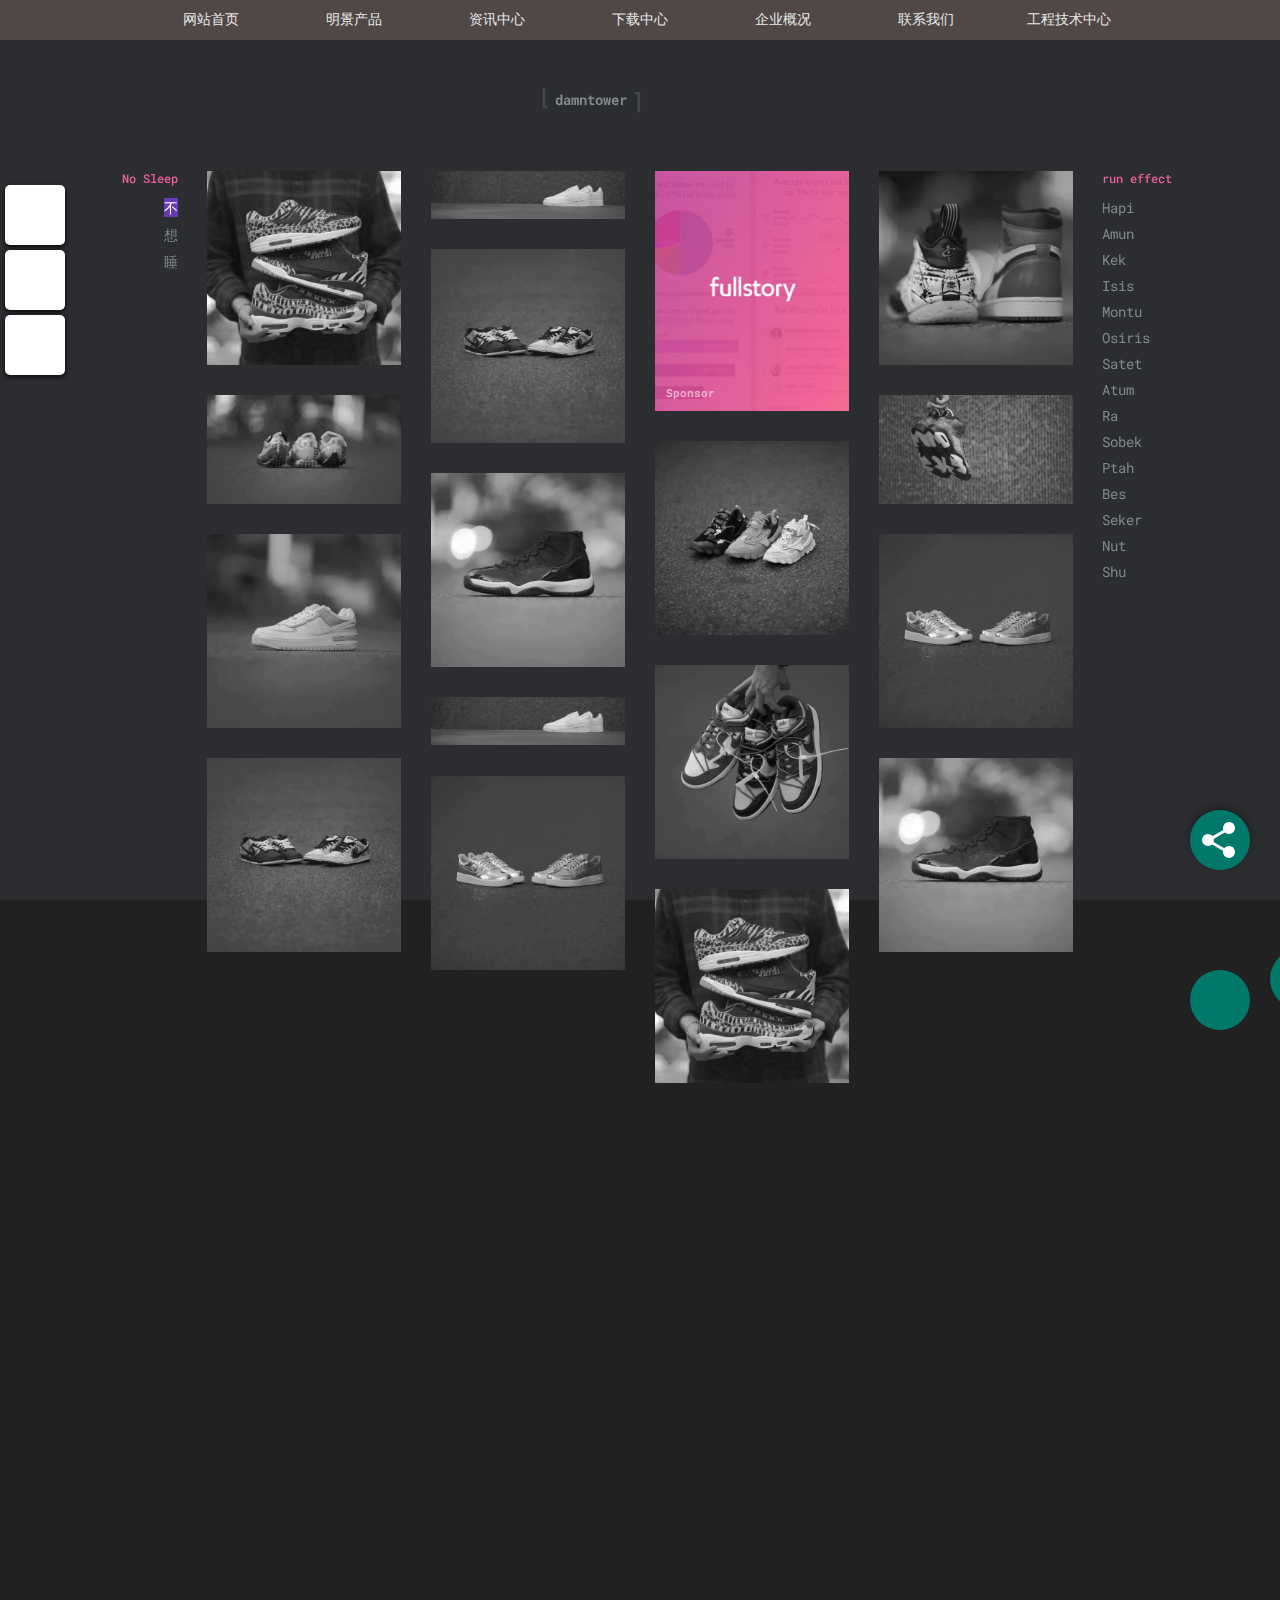
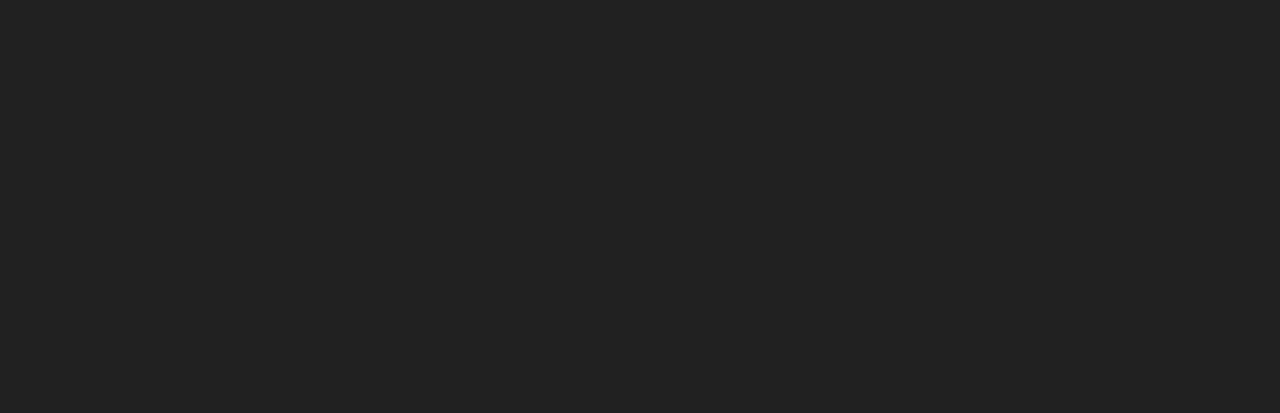
<file: 2.双导航网页/GridLoadingAnimations-master/index.html>
<!DOCTYPE html>
<html lang="en" class="no-js">
	<head>
		<meta charset="UTF-8" />
		<meta name="viewport" content="width=device-width, initial-scale=1">
		<title>Grid Loading Animations</title>
		<meta name="description" content="Some inspiration for loading animations on grid items" />
		<meta name="keywords" content="loading, animation, grid, animation, effects, inspiration, web design" />
        <link rel="stylesheet" type="text/css" href="css/nav.css">
	<link rel="stylesheet" type="text/css" href="http://www.jq22.com/jquery/font-awesome.4.6.0.css">
	<style type="text/css">
		body{
			padding:0;
			margin:0;
			background: #f2f2f2;
		}
		.wrap .line{
			height: 500px;
			width: 188px;
			margin:0 auto;
		}
	</style>
        <link rel="stylesheet" type="text/css" href="css1/normalize.css" />
	<link rel='stylesheet prefetch' href='http://www.jq22.com/jquery/font-awesome.4.6.0.css'>
	<link rel='stylesheet prefetch' href='css1/animate.min.css'>
	<link rel="stylesheet" type="text/css" href="css1/default.css">
	<link rel="stylesheet" type="text/css" href="css1/styles.css">
        
		<link href="https://fonts.googleapis.com/css?family=Roboto+Mono:300,500,700" rel="stylesheet">
		<link rel="stylesheet" type="text/css" href="css/normalize.css" />
		<link rel="stylesheet" type="text/css" href="css/demo.css" />
		<link rel="stylesheet" type="text/css" href="sponsor/pater.css" />
		<script>document.documentElement.className = 'js';</script>
        <style type="text/css">
*{ margin:0; padding:0; list-style:none;}


.navbox{height:40px;position:relative;z-index:9; margin:auto;background:#554b4a;filter:alpha(opacity=90);-moz-opacity:0.90;opacity:0.90;font-family:'微软雅黑';}
.nav{width:1002px;margin:0 auto;height:40px; list-style:none;}
.nav li{float:left;height:40px;position:relative; list-style:none;}
.nav li.last{background:none;}
.nav li a{text-decoration:none;}
.nav li a span{float:left;display:block;line-height:40px;font-size:14px;color:#ffffff;cursor:pointer;width:143px;text-align:center; }
.mj_hover_menu{text-decoration:none; width:143px; background:url(images/menu_hover.jpg); height:40px;}
.nav li.selected .submenu{display:block;}
.nav li .submenu{display:none;position:absolute;top:40px;left:-9px;}
.nav li .submenu li{float:none;padding:0;background:none;height:auto;border-bottom:dotted 0px #BEBEBE;}
.mj_menu_pro_bg{width:825px; height:235px; background:url(images/menu_pro_bg.png) no-repeat;}
.mj_menu_pro_main{width:765px; margin:auto; padding-top:12px;}
.mj_menu_pro_li{ float:left;}
.mj_menu_li_txt{line-height:22px; font-size:12px; color:#696969;}
.mj_menu_li_txt font{font-size:14px; color:#bb1721;}
.mj_menu_li_txt a{color:#696969; text-decoration:none;}
.mj_menu_li_txt a:hover{color:#696969; text-decoration:underline;}

.mj_menu_news_bg{width:480px; height:185px; background:url(images/menu_news_bg.png) no-repeat;}
.mj_menu_news_main{width:440px; margin:auto; padding-top:12px;}
.mj_menu_news_li{padding:0px 30px; margin-right:30px; height:150px; float:left; border-right:solid 1px #cccccc; }
.mj_menu_news_img{float:left; text-align:left; color:#bb1721; line-height:30px; font-size:14px;}
.mj_menu_news_li2{padding:0px 30px; height:150px; float:right; border-left:solid 1px #cccccc; }
.mj_menu_news_img2{float:left; margin-left:30px; text-align:left; color:#bb1721; line-height:30px; font-size:14px;}
.mj_menu_news_li3{padding:0px 25px; height:150px; float:right; border-left:solid 1px #cccccc; }
.mj_menu_news_img3{float:left; margin-left:10px; text-align:left; color:#bb1721; line-height:30px; font-size:14px;}
</style>
	</head>
	<body class="loading">
		<svg class="hidden">
			<symbol id="icon-arrow" viewBox="0 0 24 24">
				<title>arrow</title>
				<polygon points="6.3,12.8 20.9,12.8 20.9,11.2 6.3,11.2 10.2,7.2 9,6 3.1,12 9,18 10.2,16.8 "/>
			</symbol>
			<symbol id="icon-drop" viewBox="0 0 24 24">
				<title>drop</title>
				<path d="M12,21c-3.6,0-6.6-3-6.6-6.6C5.4,11,10.8,4,11.4,3.2C11.6,3.1,11.8,3,12,3s0.4,0.1,0.6,0.3c0.6,0.8,6.1,7.8,6.1,11.2C18.6,18.1,15.6,21,12,21zM12,4.8c-1.8,2.4-5.2,7.4-5.2,9.6c0,2.9,2.3,5.2,5.2,5.2s5.2-2.3,5.2-5.2C17.2,12.2,13.8,7.3,12,4.8z"/><path d="M12,18.2c-0.4,0-0.7-0.3-0.7-0.7s0.3-0.7,0.7-0.7c1.3,0,2.4-1.1,2.4-2.4c0-0.4,0.3-0.7,0.7-0.7c0.4,0,0.7,0.3,0.7,0.7C15.8,16.5,14.1,18.2,12,18.2z"/>
			</symbol>
		</svg>
        
        
        
        <div class="navbox">
  <div class="nav">
  
      <li class="drop-menu-effect"><a href="#"><span>网站首页</span></a></li>
      
      <li class="drop-menu-effect"> <a href="#"><span>明景产品</span></a>
        <div class="submenu">
          <div class="mj_menu_pro_bg">
            <div class="mj_menu_pro_main">
              <div class="mj_menu_pro_li">
                <div class="mj_menu_li_txt">
                  <a href="#"><font>摄像机（网络高清）</font></a><br />
                  <a href="#">网络高清摄像机系列</a><br />
                  <a href="#">网络高清球型摄像机系列</a><br />
                  <a href="#">网络高清云台摄像机系列</a>
                  <p><font>摄像机（SDI高清）</font><br />
                  <a href="#">SDI数字高清摄像机系列</a><br />
                  <a href="#">SDI数字高清球型摄像机系列</a><br />
                  <a href="#">SDI数字高清云台摄像机系列</a></p>
                </div>
              </div>
              <div class="mj_menu_pro_li" style="padding-left:48px;">
                <div class="mj_menu_li_txt">
                  <a href="#"><font>摄像机（模拟）</font></a><br />
                  <a href="#">摄像机系列</a><br />
                  <a href="#">智能分析系列</a><br />
                  <a href="#">夜视监控系列</a><br />
                  <a href="#">云台摄像机系列</a><br />
                  <a href="#">高速球型摄像机系列</a>
                  <p><a href="#"><font>存储产品</font></a></p>
                </div>
              </div>
              <div class="mj_menu_pro_li" style="padding:20px 0px 0px 48px;">
                <div class="mj_menu_li_txt">
                  <a href="#">中低速球型摄像机系列</a><br />
                  <a href="#">监视器系列</a><br />
                  <a href="#">控制键盘系列</a><br />
                  <a href="#">支架系列</a>
                  <p style="padding-top:24px;"><a href="#"><font>编解码产品</font></a></p>
                </div>
              </div>
              <div class="mj_menu_pro_li" style="padding-left:48px;">
                <div class="mj_menu_li_txt">
                  <a href="#"><font>行业解决方案</font></a><br />
                  <a href="#">车载系统解决方案</a><br />
                  <a href="#">行业产品</a>
                  <p style="padding-top:66px;"><a href="#"><font>智能交通产品</font></a></p>
                </div>
              </div>
              <div class="mj_menu_pro_li" style="padding-left:48px;">
                <div class="mj_menu_li_txt">
                  <a href="#"><font>防爆产品</font></a><br />
                  <a href="#">防爆产品（高清）</a><br />
                  <a href="#">防爆产品（模拟）</a>
                  <p style="padding-top:66px;"><a href="#"><font>平台软件</font></a></p>
                </div>
              </div>
              <div style="clear:both; height:0px; overflow:hidden;"></div>
            </div>
          </div>
        </div>
      </li>
      
      <li class="drop-menu-effect"><a href="#"><span>资讯中心</span></a>
        <div class="submenu">
          <div class="mj_menu_news_bg">
            <div class="mj_menu_news_main">
              <div class="mj_menu_news_li">
                <div class="mj_menu_li_txt">
                  <a href="#">公司新闻</a><br />
                  <a href="#">行业新闻</a><br />
                  <a href="#">展会信息</a></div>
              </div>
              <div class="mj_menu_news_img"><img src="images/p.png" /><br />
                <font>资讯中心</font></div>
              <div style="clear:both; height:0px; overflow:hidden;"></div>
            </div>
          </div>
        </div>
      </li>
      
      <li class="drop-menu-effect"> <a href="#"><span>下载中心</span></a>
        <div class="submenu">
          <div class="mj_menu_news_bg">
            <div class="mj_menu_news_main">
              <div class="mj_menu_news_li">
                <div class="mj_menu_li_txt">
                  <a href="#">总览</a><br />
                  <a href="#">认证证书下载</a><br />
                  <a href="#">说明书下载</a><br />
                  <a href="#">协议下载</a><br />
                  <a href="#">样本目录下载</a><br />
                  <a href="#">其它</a></div>
              </div>
              <div class="mj_menu_news_img"><img src="images/p.png" /><br />
                <font>下载中心</font></div>
              <div style="clear:both; height:0px; overflow:hidden;"></div>
            </div>
          </div>
        </div>
      </li>
      
      <li class="drop-menu-effect"> <a href="#"><span>企业概况</span></a>
        <div class="submenu">
          <div class="mj_menu_news_bg">
            <div class="mj_menu_news_main">
              <div class="mj_menu_news_li">
                <div class="mj_menu_li_txt"><a href="#">公司简介</a><br />
                  <a href="#">质量方针</a><br />
                  <a href="#">企业理念</a><br />
                  <a href="#">发展历程</a><br />
                  <a href="#">公司荣誉</a><br />
                  <a href="#">企业风采</a></div>
              </div>
              <div class="mj_menu_news_img"><img src="images/p.png" /><br />
                <font>公司概况</font></div>
              <div style="clear:both; height:0px; overflow:hidden;"></div>
            </div>
          </div>
        </div>
      </li>
      
      <li class="drop-menu-effect"> <a href="#"><span>联系我们</span></a>
        <div class="submenu" style="left:-347px;">
          <div class="mj_menu_news_bg">
            <div class="mj_menu_news_main">
              <div class="mj_menu_news_li2">
                <div class="mj_menu_li_txt"><a href="#">联系方式</a><br />
                  <a href="#">智能地图</a><br />
                  <a href="#">人才招聘</a><br />
                  <a href="#">在线留言</a></div>
              </div>
              <div class="mj_menu_news_img2"><img src="images/p.png" /><br />
                <font>联系我们</font></div>
              <div style="clear:both; height:0px; overflow:hidden;"></div>
            </div>
          </div>
        </div>
      </li>
      
      <li class="drop-menu-effect"> <a href="#"><span>工程技术中心</span></a>
        <div class="submenu" style="left:-347px;">
          <div class="mj_menu_news_bg">
            <div class="mj_menu_news_main">
              <div class="mj_menu_news_li3">
                <div class="mj_menu_li_txt"><a href="#">工程实例名录</a><br />
                  <a href="#">部分案例图片</a></div>
              </div>
              <div class="mj_menu_news_img3"><img src="images/p.png" /><br />
                <font>工程科技研究中心</font></div>
              <div style="clear:both; height:0px; overflow:hidden;"></div>
            </div>
          </div>
        </div>
      </li>
      
    </div>
</div>
<script src="http://www.jq22.com/jquery/jquery-1.10.2.js"></script>
<script>
$(function(){
	lanrenzhijia(".drop-menu-effect");
});
function lanrenzhijia(_this){
	$(_this).each(function(){
		var $this = $(this);
		var theMenu = $this.find(".submenu");
		var tarHeight = theMenu.height();
		theMenu.css({height:0});
		$this.hover(
			function(){
				$(this).addClass("mj_hover_menu");
				theMenu.stop().show().animate({height:tarHeight},400);
			},
			function(){
				$(this).removeClass("mj_hover_menu");
				theMenu.stop().animate({height:0},400,function(){
					$(this).css({display:"none"});
				});
			}
		);
	});
}
</script>



	<div class="leftNav-item">
		<ul>
			<li>
				<i class="fa fa-location-arrow"></i>
				<a href="javascript:void(0)" class="rota">商业互吹</a>
			</li>
			<li title="在线客服">
				<i class="fa fa-comments-o"></i>
				<a href="javascript:void(0)"class="rota">撩客服</a>
			</li> 
			<li lay-data="img" data-fooc="">
				<i class="fa fa-money"></i><a href="javascript:;" class="rota">恰饭</a>
			</li> 
			<li title="返回顶部" class="for-top">
				<i class="fa fa-arrow-up"></i>
				<a href="javascript:;" class="rota">回到顶部</a>
			</li>
		</ul>
	</div>
	<script src="http://www.jq22.com/jquery/jquery-1.10.2.js"></script>
	<script type="text/javascript" src="js/nav.js"></script>






		<main>
        
			<header class="codrops-header">
			  <h1 class="codrops-header__title"><strong>DamnTower</strong></h1>
			</header>
			<div class="content content--side">
				<div class="control control--grids">
					<span class="control__title">No Sleep</span>
					<div class="control__item">
						<input class="control__radio" type="radio" name="grid-type" value="grid--type-a" id="control-grid-a" checked>
						<label class="control__label" for="control-grid-a">不</label>
					</div>
					<div class="control__item">
						<input class="control__radio" type="radio" name="grid-type" value="grid--type-b" id="control-grid-b">
						<label class="control__label" for="control-grid-b">想</label>
					</div>
					<div class="control__item">
						<input class="control__radio" type="radio" name="grid-type" value="grid--type-c" id="control-grid-c">
						<label class="control__label" for="control-grid-c">睡</label>
					</div>
				</div>	
			</div>
			<div class="content content--side content--right">
				<div class="control control--effects">
					<span class="control__title">run effect</span>
					<button class="control__btn" data-fx="Hapi">Hapi</button>
					<button class="control__btn" data-fx="Amun">Amun</button>
					<button class="control__btn" data-fx="Kek">Kek</button>
					<button class="control__btn" data-fx="Isis">Isis</button>
					<button class="control__btn" data-fx="Montu">Montu</button>
					<button class="control__btn" data-fx="Osiris">Osiris</button>
					<button class="control__btn" data-fx="Satet">Satet</button>
					<button class="control__btn" data-fx="Atum">Atum</button>
					<button class="control__btn" data-fx="Ra">Ra</button>
					<button class="control__btn" data-fx="Sobek">Sobek</button>
					<button class="control__btn" data-fx="Ptah">Ptah</button>
					<button class="control__btn" data-fx="Bes">Bes</button>
					<button class="control__btn" data-fx="Seker">Seker</button>
					<button class="control__btn" data-fx="Nut">Nut</button>
					<button class="control__btn" data-fx="Shu">Shu</button>
				</div>
			</div>
			<div class="content content--center">
				<div class="grid grid--type-a">
					<div class="grid__sizer"></div>
					<div class="grid__item">
						<a class="grid__link" href="#"><img class="grid__img" src="img/set1/1.jpg" alt="Some image" /></a>
					</div>
					<div class="grid__item">
						<a class="grid__link" href="#"><img class="grid__img" src="img/set1/2.jpg" alt="Some image" /></a>
					</div>
					<div class="grid__item">
						<a class="grid__link pater" href="#">
							<div class="pater__img"></div>
							<div class="pater__content">
								<h5 class="pater__title" aria-label="fullstory">熬夜一直爽 <br> 一直熬夜一直爽</h2>
								<p class="pater__desc">See how users experience your designs with FullStory.</p>
								<span class="pater__call">Get it free today!</span>
							</div>
						</a>
					</div>
					<div class="grid__item">
						<a class="grid__link" href="#"><img class="grid__img" src="img/set1/3.jpg" alt="Some image" /></a>
					</div>
					<div class="grid__item">
						<a class="grid__link" href="#"><img class="grid__img" src="img/set1/4.jpg" alt="Some image" /></a>
					</div>
					<div class="grid__item">
						<a class="grid__link" href="#"><img class="grid__img" src="img/set1/5.jpg" alt="Some image" /></a>
					</div>
					<div class="grid__item">
						<a class="grid__link" href="#"><img class="grid__img" src="img/set1/6.jpg" alt="Some image" /></a>
					</div>
					<div class="grid__item">
						<a class="grid__link" href="#"><img class="grid__img" src="img/set1/7.jpg" alt="Some image" /></a>
					</div>
					<div class="grid__item">
						<a class="grid__link" href="#"><img class="grid__img" src="img/set1/8.jpg" alt="Some image" /></a>
					</div>
					<div class="grid__item">
						<a class="grid__link" href="#"><img class="grid__img" src="img/set1/9.jpg" alt="Some image" /></a>
					</div>
					<div class="grid__item">
						<a class="grid__link" href="#"><img class="grid__img" src="img/set1/10.jpg" alt="Some image" /></a>
					</div>
					<div class="grid__item">
						<a class="grid__link" href="#"><img class="grid__img" src="img/set1/11.jpg" alt="Some image" /></a>
					</div>
					<div class="grid__item">
						<a class="grid__link" href="#"><img class="grid__img" src="img/set1/2.jpg" alt="Some image" /></a>
					</div>
					<div class="grid__item">
						<a class="grid__link" href="#"><img class="grid__img" src="img/set1/4.jpg" alt="Some image" /></a>
					</div>
					<div class="grid__item">
						<a class="grid__link" href="#"><img class="grid__img" src="img/set1/8.jpg" alt="Some image" /></a>
					</div>
					<div class="grid__item">
						<a class="grid__link" href="#"><img class="grid__img" src="img/set1/10.jpg" alt="Some image" /></a>
					</div>
					<div class="grid__item">
						<a class="grid__link" href="#"><img class="grid__img" src="img/set1/1.jpg" alt="Some image" /></a>
					</div>
				</div>
				<div class="grid grid--type-b">
					<div class="grid__sizer"></div>
					<div class="grid__item">
						<a class="grid__link" href="#"><img class="grid__img" src="img/set1/11.jpg" alt="Some image" /></a>
					</div>
					<div class="grid__item">
						<a class="grid__link" href="#"><img class="grid__img" src="img/set1/5.jpg" alt="Some image" /></a>
					</div>
					<div class="grid__item">
						<a class="grid__link pater pater--small" href="#">
							<div class="pater__img"></div>
							<div class="pater__content">
								<h2 class="pater__title" aria-label="fullstory">See Every Click, Swipe, <br> and Scroll</h2>
								<p class="pater__desc">See how users experience your designs with FullStory.</p>
								<span class="pater__call">Get it free today!</span>
							</div>
						</a>
					</div>
					<div class="grid__item">
						<a class="grid__link" href="#"><img class="grid__img" src="img/set1/2.jpg" alt="Some image" /></a>
					</div>
					<div class="grid__item">
						<a class="grid__link" href="#"><img class="grid__img" src="img/set1/1.jpg" alt="Some image" /></a>
					</div>
					<div class="grid__item">
						<a class="grid__link" href="#"><img class="grid__img" src="img/set1/4.jpg" alt="Some image" /></a>
					</div>
					<div class="grid__item">
						<a class="grid__link" href="#"><img class="grid__img" src="img/set1/6.jpg" alt="Some image" /></a>
					</div>
					<div class="grid__item">
						<a class="grid__link" href="#"><img class="grid__img" src="img/set1/7.jpg" alt="Some image" /></a>
					</div>
					<div class="grid__item">
						<a class="grid__link" href="#"><img class="grid__img" src="img/set1/8.jpg" alt="Some image" /></a>
					</div>
					<div class="grid__item">
						<a class="grid__link" href="#"><img class="grid__img" src="img/set1/5.jpg" alt="Some image" /></a>
					</div>
					<div class="grid__item">
						<a class="grid__link" href="#"><img class="grid__img" src="img/set1/2.jpg" alt="Some image" /></a>
					</div>
					<div class="grid__item">
						<a class="grid__link" href="#"><img class="grid__img" src="img/set1/3.jpg" alt="Some image" /></a>
					</div>
					<div class="grid__item">
						<a class="grid__link" href="#"><img class="grid__img" src="img/set1/4.jpg" alt="Some image" /></a>
					</div>
					<div class="grid__item">
						<a class="grid__link" href="#"><img class="grid__img" src="img/set1/5.jpg" alt="Some image" /></a>
					</div>
					<div class="grid__item">
						<a class="grid__link" href="#"><img class="grid__img" src="img/set1/6.jpg" alt="Some image" /></a>
					</div>
					<div class="grid__item">
						<a class="grid__link" href="#"><img class="grid__img" src="img/set1/7.jpg" alt="Some image" /></a>
					</div>
					<div class="grid__item">
						<a class="grid__link" href="#"><img class="grid__img" src="img/set1/8.jpg" alt="Some image" /></a>
					</div>
					<div class="grid__item">
						<a class="grid__link" href="#"><img class="grid__img" src="img/set1/1.jpg" alt="Some image" /></a>
					</div>
					<div class="grid__item">
						<a class="grid__link" href="#"><img class="grid__img" src="img/set1/2.jpg" alt="Some image" /></a>
					</div>
					<div class="grid__item">
						<a class="grid__link" href="#"><img class="grid__img" src="img/set1/3.jpg" alt="Some image" /></a>
					</div>
					<div class="grid__item">
						<a class="grid__link" href="#"><img class="grid__img" src="img/set1/4.jpg" alt="Some image" /></a>
					</div>
					<div class="grid__item">
						<a class="grid__link" href="#"><img class="grid__img" src="img/set1/5.jpg" alt="Some image" /></a>
					</div>
					<div class="grid__item">
						<a class="grid__link" href="#"><img class="grid__img" src="img/set1/6.jpg" alt="Some image" /></a>
					</div>
					<div class="grid__item">
						<a class="grid__link" href="#"><img class="grid__img" src="img/set1/7.jpg" alt="Some image" /></a>
					</div>
					<div class="grid__item">
						<a class="grid__link" href="#"><img class="grid__img" src="img/set1/8.jpg" alt="Some image" /></a>
					</div>
					<div class="grid__item">
						<a class="grid__link" href="#"><img class="grid__img" src="img/set1/11.jpg" alt="Some image" /></a>
					</div>
				</div>
				<div class="grid grid--type-c">
					<div class="grid__sizer"></div>
					<div class="grid__item">
						<a class="grid__link" href="#"><img class="grid__img" src="img/set3/1.jpg" alt="Some image" /></a>
					</div>
					<div class="grid__item">
						<a class="grid__link" href="#"><img class="grid__img" src="img/set3/2.jpg" alt="Some image" /></a>
					</div>
					<div class="grid__item">
						<a class="grid__link pater" href="#">
							<div class="pater__img"></div>
							<div class="pater__content">
								<h2 class="pater__title" aria-label="fullstory">See Every Click, Swipe, <br> and Scroll</h2>
								<p class="pater__desc">See how users experience your designs with FullStory.</p>
								<span class="pater__call">Get it free today!</span>
							</div>
						</a>
					</div>
					<div class="grid__item">
						<a class="grid__link" href="#"><img class="grid__img" src="img/set3/3.jpg" alt="Some image" /></a>
					</div>
					<div class="grid__item">
						<a class="grid__link" href="#"><img class="grid__img" src="img/set3/4.jpg" alt="Some image" /></a>
					</div>
					<div class="grid__item">
						<a class="grid__link" href="#"><img class="grid__img" src="img/set3/5.jpg" alt="Some image" /></a>
					</div>
					<div class="grid__item">
						<a class="grid__link" href="#"><img class="grid__img" src="img/set3/6.jpg" alt="Some image" /></a>
					</div>
					<div class="grid__item">
						<a class="grid__link" href="#"><img class="grid__img" src="img/set3/10.jpg" alt="Some image" /></a>
					</div>
					<div class="grid__item">
						<a class="grid__link" href="#"><img class="grid__img" src="img/set3/11.jpg" alt="Some image" /></a>
					</div>
					<div class="grid__item">
						<a class="grid__link" href="#"><img class="grid__img" src="img/set3/7.jpg" alt="Some image" /></a>
					</div>
					<div class="grid__item">
						<a class="grid__link" href="#"><img class="grid__img" src="img/set3/8.jpg" alt="Some image" /></a>
					</div>
					<div class="grid__item">
						<a class="grid__link" href="#"><img class="grid__img" src="img/set3/9.jpg" alt="Some image" /></a>
					</div>
					<div class="grid__item">
						<a class="grid__link" href="#"><img class="grid__img" src="img/set3/2.jpg" alt="Some image" /></a>
					</div>
					<div class="grid__item">
						<a class="grid__link" href="#"><img class="grid__img" src="img/set3/4.jpg" alt="Some image" /></a>
					</div>
					<div class="grid__item">
						<a class="grid__link" href="#"><img class="grid__img" src="img/set3/6.jpg" alt="Some image" /></a>
					</div>
					<div class="grid__item">
						<a class="grid__link" href="#"><img class="grid__img" src="img/set3/8.jpg" alt="Some image" /></a>
					</div>
					<div class="grid__item">
						<a class="grid__link" href="#"><img class="grid__img" src="img/set3/10.jpg" alt="Some image" /></a>
					</div>
					<div class="grid__item">
						<a class="grid__link" href="#"><img class="grid__img" src="img/set3/1.jpg" alt="Some image" /></a>
					</div>
					<div class="grid__item">
						<a class="grid__link" href="#"><img class="grid__img" src="img/set3/2.jpg" alt="Some image" /></a>
					</div>
				</div>
			</div>
			
		</main>
		<script src="js/imagesloaded.pkgd.min.js"></script>
		<script src="js/masonry.pkgd.min.js"></script>
		<script src="js/anime.min.js"></script>
		<script src="js/main.js"></script>
        <div class="htmleaf-container">
		
		<div id='ss_menu'>
		  <div>
		    <i class="fa fa-qq"></i>
		  </div>
		  <div>
		    <i class="fa fa-weibo"></i>
		  </div>
		  <div>
		    <i class="fa fa-weixin"></i>
		  </div>
		  <div>
		    <i class="fa fa-renren"></i>
		  </div>
		  <div class='menu'>
		    <div class='share' id='ss_toggle' data-rot='180'>
		      <div class='circle'></div>
		      <div class='bar'></div>
		    </div>
		  </div>
		</div>
		
	</div>
	
	<script src="http://www.jq22.com/jquery/2.1.1/jquery.min.js"></script>
	<script>window.jQuery || document.write('<script src="js/jquery-2.1.1.min.js"><\/script>')</script>
	<script>
	$(document).ready(function (ev) {
	    var toggle = $('#ss_toggle');
	    var menu = $('#ss_menu');
	    var rot;
	    $('#ss_toggle').on('click', function (ev) {
	        rot = parseInt($(this).data('rot')) - 180;
	        menu.css('transform', 'rotate(' + rot + 'deg)');
	        menu.css('webkitTransform', 'rotate(' + rot + 'deg)');
	        if (rot / 180 % 2 == 0) {
	            toggle.parent().addClass('ss_active');
	            toggle.addClass('close');
	        } else {
	            toggle.parent().removeClass('ss_active');
	            toggle.removeClass('close');
	        }
	        $(this).data('rot', rot);
	    });
	    menu.on('transitionend webkitTransitionEnd oTransitionEnd', function () {
	        if (rot / 180 % 2 == 0) {
	            $('#ss_menu div i').addClass('ss_animate');
	        } else {
	            $('#ss_menu div i').removeClass('ss_animate');
	        }
	    });
	});
	</script>
	</body>
</html>
</file>
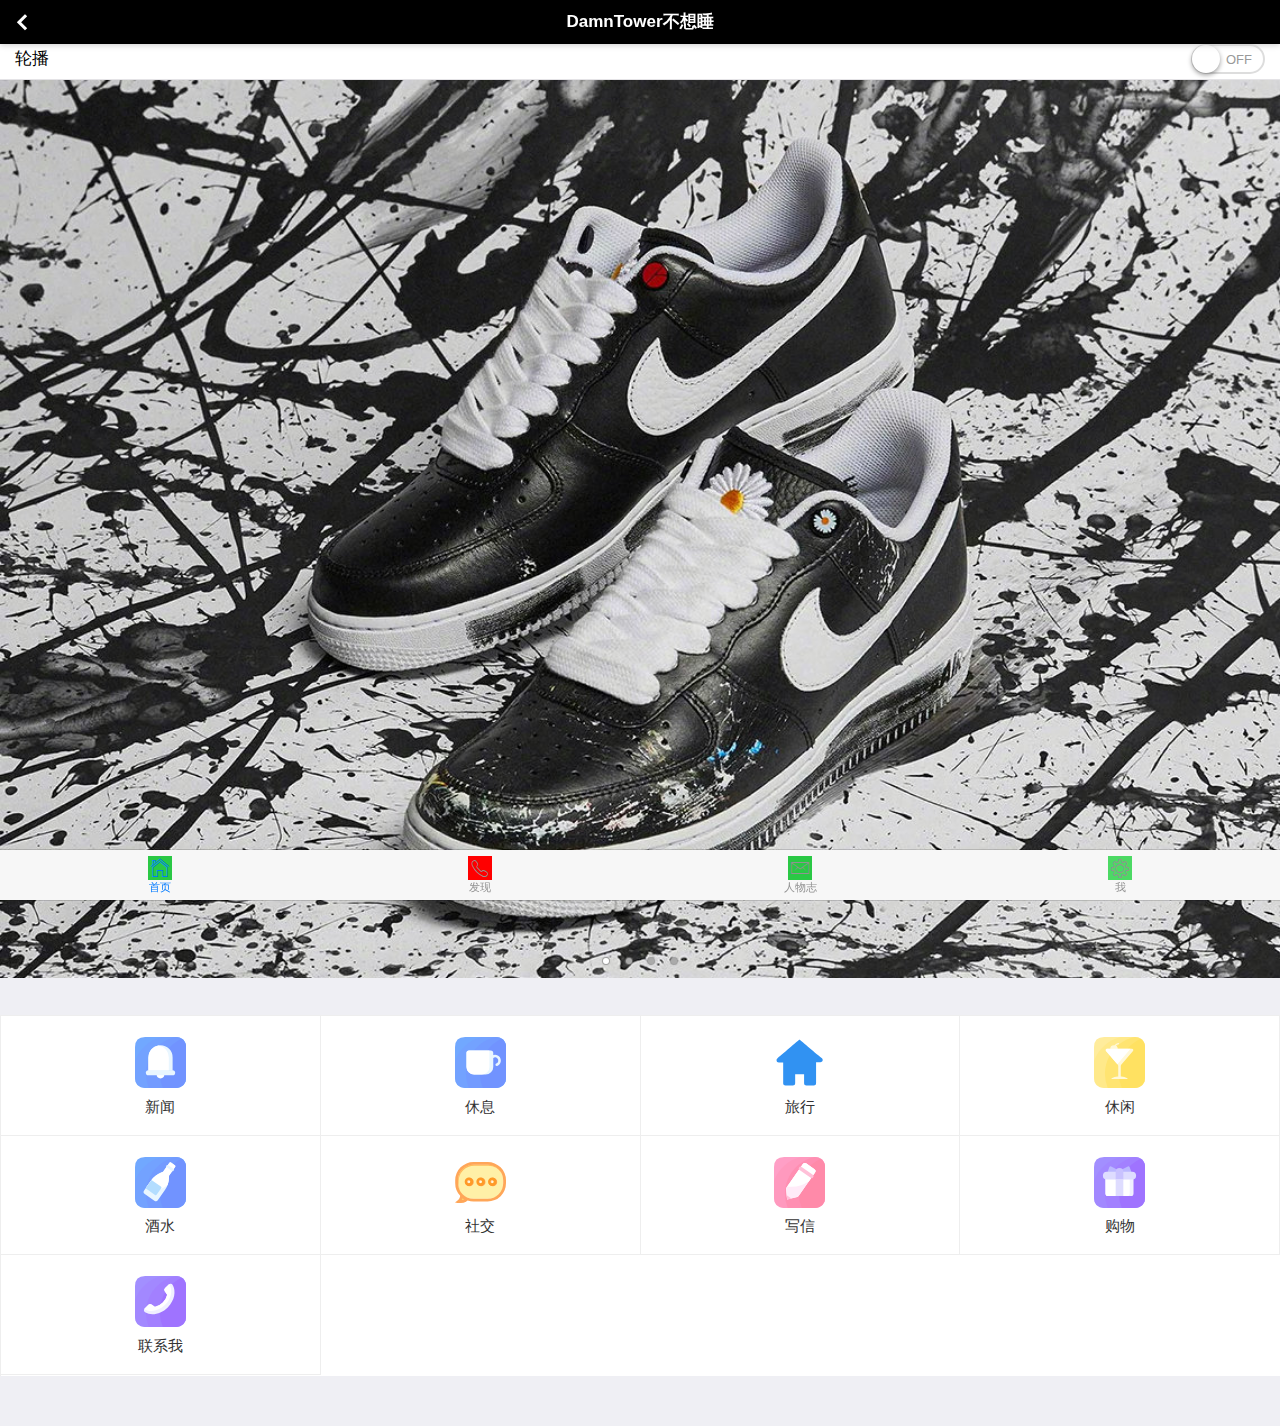
<file: 6.app制作/app/index.html>
<!DOCTYPE html>
<html>

	<head>
		<meta charset="utf-8">
		<title>DamnTower不想睡</title>
		<meta name="viewport" content="width=device-width, initial-scale=1,maximum-scale=1,user-scalable=no">
		<meta name="apple-mobile-web-app-capable" content="yes">
		<meta name="apple-mobile-web-app-status-bar-style" content="black">

		<!--标准mui.css-->
		<link rel="stylesheet" href="css/mui.min.css">
		<link rel="stylesheet" href="css/exam1.css">
		<script src="js/iconfont.js"></script>
		<link herf="css/iconfont.css" rel="stylesheet"/>
		<link herf="index.css" rel="stylesheet"/>
		<link rel="stylesheet" herf="css/iconfont.css"/>
		<!--App自定义的css-->
		<!--<link rel="stylesheet" type="text/css" href="../css/app.css"/>-->
	</head>
	<style>
.icon {
  width: 3em;
  height: 3em;
  vertical-align: -0.15em;
  fill: currentColor;
  overflow: hidden;
}
</style>
	<body>
		<header class="mui-bar mui-bar-nav">
			<a class="mui-action-back mui-icon mui-icon-left-nav mui-pull-left"></a>
			<h1 class="mui-title">DamnTower不想睡</h1>
		</header>
		<div class="mui-content">
			<ul class="mui-table-view mui-table-view-chevron">
				<li id="switch" class="mui-table-view-cell">
					轮播
					<div class="mui-switch">
						<div class="mui-switch-handle"></div>
					</div>
				</li>
			</ul>
		</div>
		<div id="slider" class="mui-slider" >
			<div class="mui-slider-group mui-slider-loop">
				<!-- 额外增加的一个节点(循环轮播：第一个节点是最后一张轮播) -->
				<div class="mui-slider-item mui-slider-item-duplicate">
					<a href="#">
						<img src="images/yuantiao.jpg">
					</a>
				</div>
				<!-- 第一张 -->
				<div class="mui-slider-item">
					<a href="#">
						<img src="images/af.jpg">
					</a>
				</div>
				<!-- 第二张 -->
				<div class="mui-slider-item">
					<a href="#">
						<img src="images/af1.jpg">
					</a>
				</div>
				<!-- 第三张 -->
				<div class="mui-slider-item">
					<a href="#">
						<img src="images/af2.jpg">
					</a>
				</div>
				<!-- 第四张 -->
				<div class="mui-slider-item">
					<a href="#">
						<img src="images/af3.jpg">
					</a>
				</div>
				<!-- 额外增加的一个节点(循环轮播：最后一个节点是第一张轮播) -->
				<div class="mui-slider-item mui-slider-item-duplicate">
					<a href="#">
						<img src="images/af4.jpg">
					</a>
				</div>
			</div>
			<div class="mui-slider-indicator">
				<div class="mui-indicator mui-active"></div>
				<div class="mui-indicator"></div>
				<div class="mui-indicator"></div>
				<div class="mui-indicator"></div>
			</div>
		</div>
		<nav class="mui-bar mui-bar-tab">
		    <a class="mui-tab-item mui-active" href="index.html">
		        <span class="mui-icon mui-icon-home"></span>
		        <span class="mui-tab-label">首页</span>
		    </a>
		    <a class="mui-tab-item" href="imageviewer.html">
		        <span class="mui-icon mui-icon-phone"></span>
		        <span class="mui-tab-label">发现</span>
		    </a>
		    <a class="mui-tab-item" href="page1.html">
		        <span class="mui-icon mui-icon-email"></span>
		        <span class="mui-tab-label">人物志</span>
		    </a>
		    <a class="mui-tab-item" href="login.html">
		        <span class="mui-icon mui-icon-gear"></span>
		        <span class="mui-tab-label">我</span>
		    </a>
		</nav>
		<div class="mui-content">
		        <ul class="mui-table-view mui-grid-view mui-grid-9">
		            <li class="mui-table-view-cell mui-media mui-col-xs-4 mui-col-sm-3"><a href="http://www.cctv.com">
		                    <svg class="icon" aria-hidden="true">
  <use xlink:href="#icon-tongzhi"></use>
</svg>
		                    
		                    <div class="mui-media-body">新闻</div></a></li>
		            <li class="mui-table-view-cell mui-media mui-col-xs-4 mui-col-sm-3"><a href="https://www.airbnb.cn/?af=43889068&c=.pi12.pkqihoo_brd_brandzone_demand_title_p1">
		                    <svg class="icon" aria-hidden="true">
  <use xlink:href="#icon-xiuxi"></use>
</svg>
		                    <div class="mui-media-body">休息</div></a></li>
		            <li class="mui-table-view-cell mui-media mui-col-xs-4 mui-col-sm-3"><a href="offcanvas-drag-left.html">
		                    <svg class="icon" aria-hidden="true">
  <use xlink:href="#icon-tab"></use>
</svg>
		                    <div class="mui-media-body">旅行</div></a></li>
		            <li class="mui-table-view-cell mui-media mui-col-xs-4 mui-col-sm-3"><a href="http://www.7k7k.com/flash_fl/485_1.htm">
		                    <svg class="icon" aria-hidden="true">
  <use xlink:href="#icon-xiuxian"></use>
</svg>
		                    <div class="mui-media-body">休闲</div></a></li>
		            <li class="mui-table-view-cell mui-media mui-col-xs-4 mui-col-sm-3"><a href="https://www.yesmywine.com/topic/castle/00241.html">
		                   <svg class="icon" aria-hidden="true">
  <use xlink:href="#icon-jiushui"></use>
</svg>
		                    <div class="mui-media-body">酒水</div></a></li>
		            <li class="mui-table-view-cell mui-media mui-col-xs-4 mui-col-sm-3"><a href="https://weibo.com">
		                    <svg class="icon" aria-hidden="true">
  <use xlink:href="#icon-kefu-mian"></use>
</svg>
		                    <div class="mui-media-body">社交</div></a></li>
		            <li class="mui-table-view-cell mui-media mui-col-xs-4 mui-col-sm-3"><a href="https://mail.qq.com">
		                    <svg class="icon" aria-hidden="true">
  <use xlink:href="#icon-bianji"></use>
</svg>
		                    <div class="mui-media-body">写信</div></a></li>
		            <li class="mui-table-view-cell mui-media mui-col-xs-4 mui-col-sm-3"><a href="https://www.taobao.com">
		                    <svg class="icon" aria-hidden="true">
  <use xlink:href="#icon-liwu"></use>
</svg>
		                    <div class="mui-media-body">购物</div></a></li>
		           <li class="mui-table-view-cell mui-media mui-col-xs-4 mui-col-sm-3"><a href="https://weixin.qq.com">
		                    <svg class="icon" aria-hidden="true">
  <use xlink:href="#icon-dianhua"></use>
</svg>
		                    <div class="mui-media-body">联系我</div></a></li>
		        </ul> 
		</div>
		
		<script src="js/mui.min.js"></script>
		<script type="text/javascript" charset="utf-8">
			mui.init({
				swipeBack:true //启用右滑关闭功能
			});
			var slider = mui("#slider");
			document.getElementById("switch").addEventListener('toggle', function(e) {
				if (e.detail.isActive) {
					slider.slider({
						interval: 5000
					});
				} else {
					slider.slider({
						interval: 0
					});
				}
			});
		</script>
	<script >
	mui.init();   	mui('body').on('tap','a',function(){document.location.href=this.href;});
	</script>

	</body>

</html>
</file>
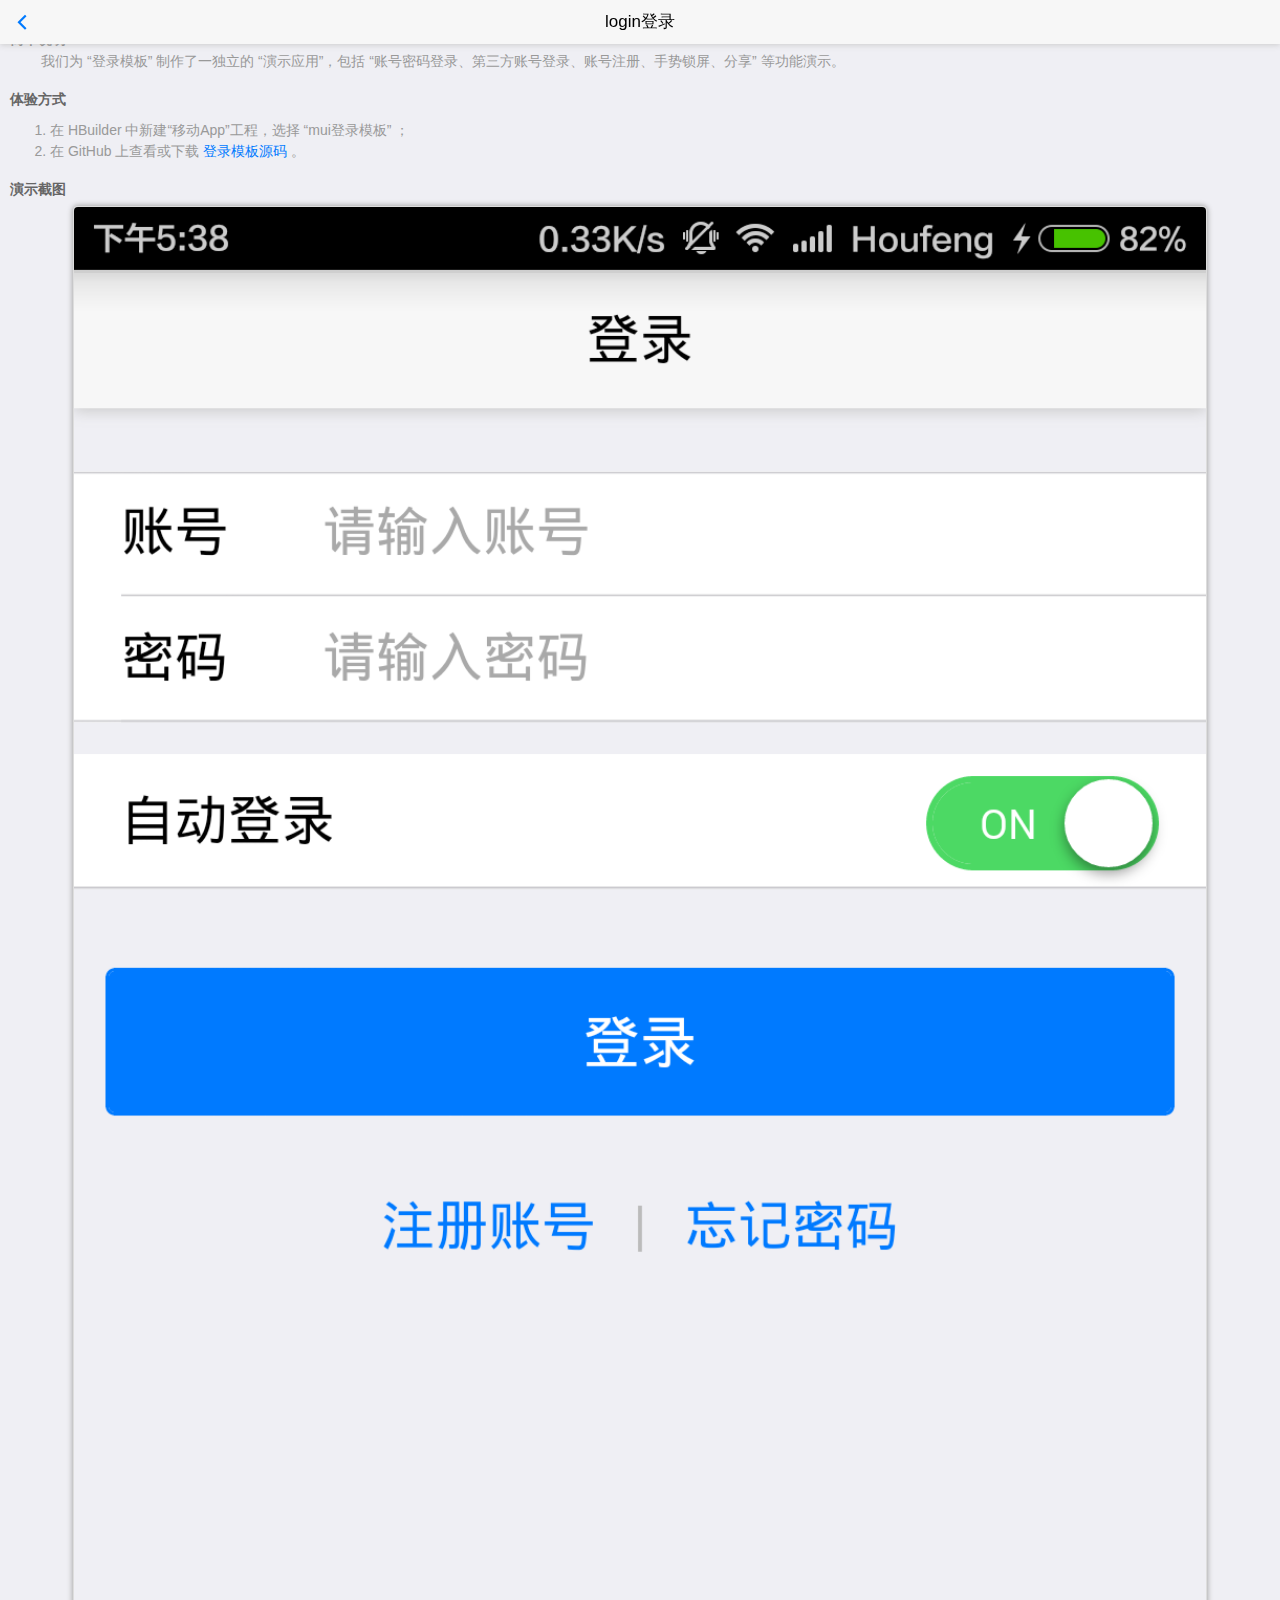
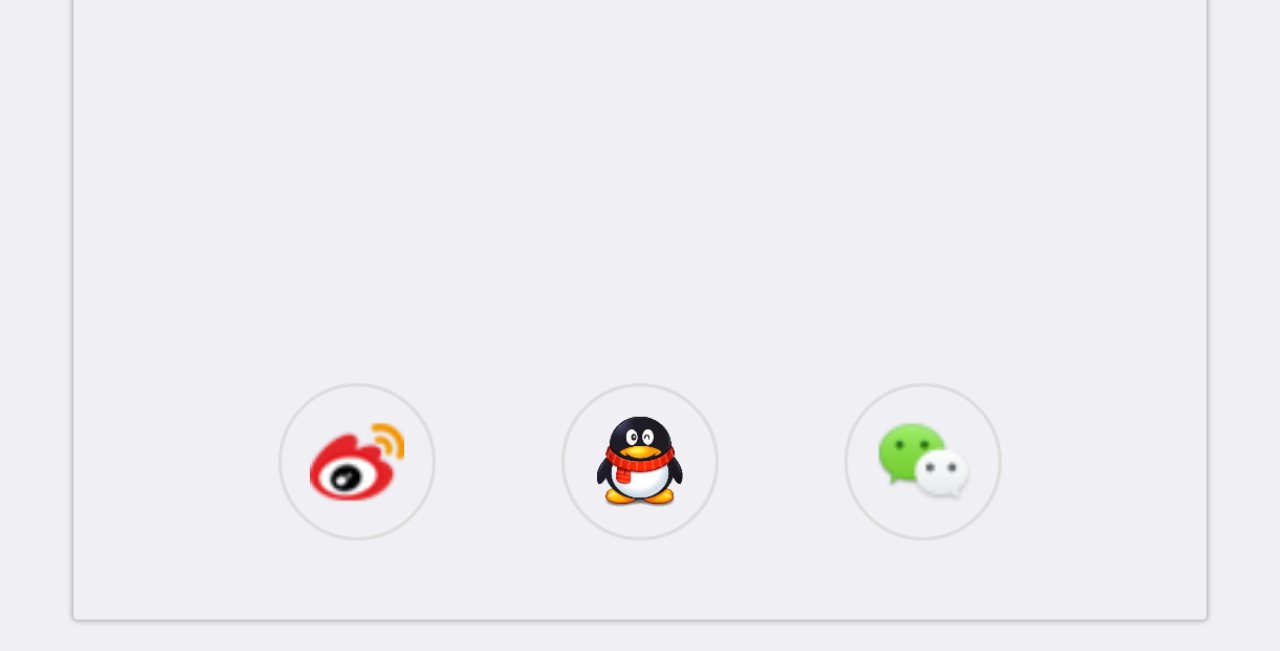
<file: 6.app制作/app/login.html>
<!DOCTYPE html>
<html>

	<head>
		<meta charset="utf-8">
		<meta name="viewport" content="width=device-width,initial-scale=1,minimum-scale=1,maximum-scale=1,user-scalable=no" />
		<title></title>
		<link href="css/mui.min.css" rel="stylesheet" />
		<!--App自定义的css-->
		<link rel="stylesheet" type="text/css" href="css/app.css" />
		<style>
			h5,
			p,
			ol,
			li {
				color: #666;
				font-size: 14px;
			}
			h5 {
				font-weight: bold;
			}
			p,
			ol {
				padding: 5px auto;
				margin-bottom: 20px;
			}
			p,
			li {
				color: #999;
			}
			img {
				width: 90%;
				border: solid 1px #ddd;
				border-radius: 5px;
				box-shadow: 0px 0px 5px 1px #aaa;
				margin: 5px auto;
			}
		</style>
	</head>

	<body>
		<header class="mui-bar mui-bar-nav">
			<a class="mui-action-back mui-icon mui-icon-left-nav mui-pull-left"></a>
			<h1 class="mui-title">login登录</h1>
		</header>
		<div class="mui-content">
			<div class="mui-content-padded">
				<h5>简单说明</h5>
				<p>
					&nbsp;&nbsp;&nbsp;&nbsp;&nbsp;&nbsp;&nbsp;&nbsp;我们为 “登录模板” 制作了一独立的 “演示应用”，包括 “账号密码登录、第三方账号登录、账号注册、手势锁屏、分享” 等功能演示。
				</p>
				<h5>体验方式</h5>
				<ol>
					<li>在 HBuilder 中新建“移动App”工程，选择 “mui登录模板” ；</li>
					<li>在 GitHub 上查看或下载 <a _src='https://github.com/dcloudio/mui/tree/master/examples/login'>登录模板源码</a> 。
					</li>
				</ol>
				<h5>演示截图</h5>
				<p style="text-align: center;">
					<img src="images/login-1.png" />
				</p>
			</div>
		</div>
		<script src="js/mui.min.js"></script>
		<script type="text/javascript" charset="utf-8">
			(function(mui, window, document, undefined) {
				mui.init();
				var qsa = function() {
					return [].slice.call(document.querySelectorAll.apply(document, arguments));
				};
				qsa("[_src]").forEach(function(item) {
					item.addEventListener('tap', function() {
						var url = this.getAttribute('_src');
						if (url) {
							plus.runtime.openURL(url);
						};
					}, false);
				});
			})(mui, window, document, undefined);
		</script>
	</body>

</html>
</file>
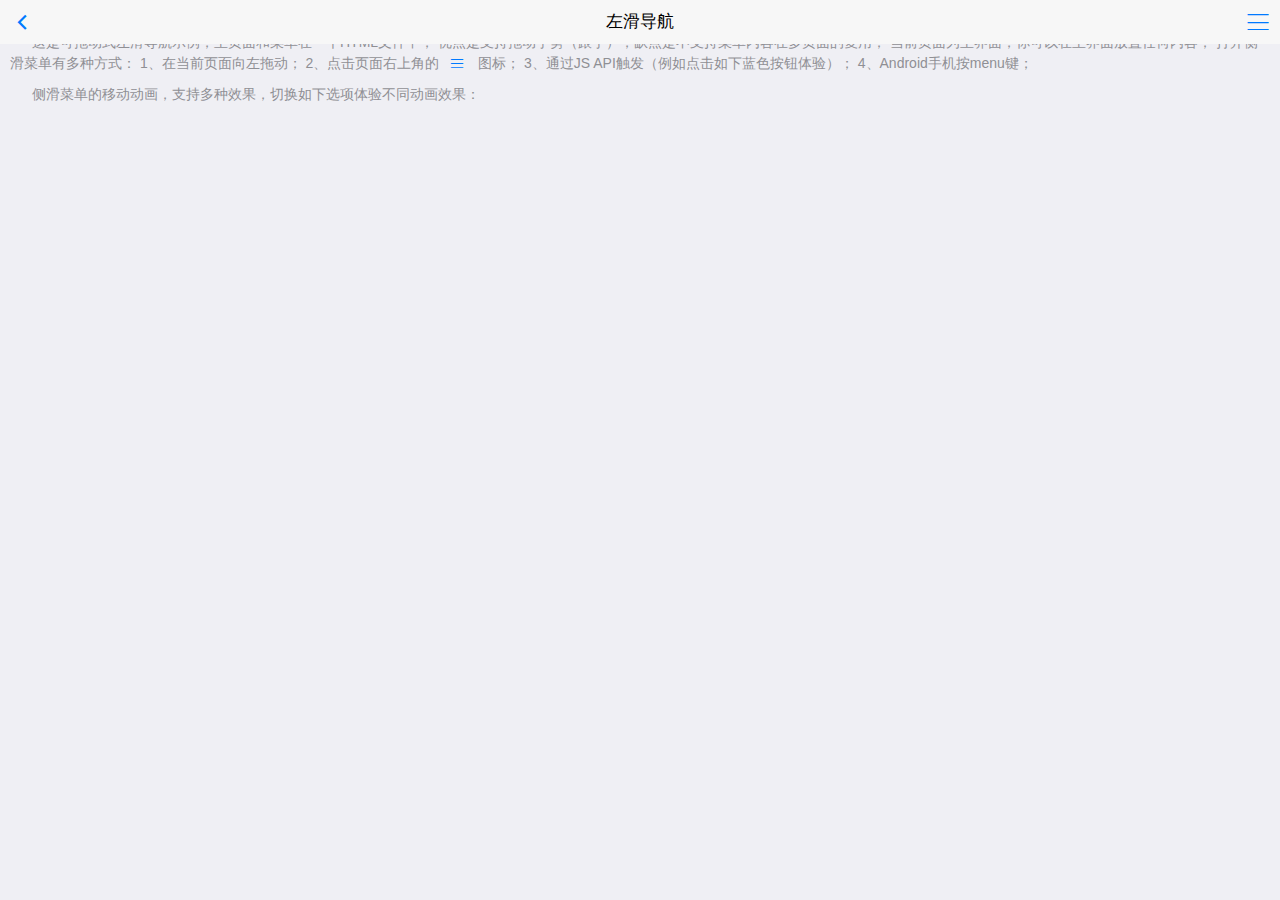
<file: 6.app制作/app/offcanvas-drag-left.html>
<!DOCTYPE html>
<html>

	<head>
		<meta charset="utf-8">
		<title>Hello MUI</title>
		<meta name="viewport" content="width=device-width, initial-scale=1,maximum-scale=1,user-scalable=no">
		<meta name="apple-mobile-web-app-capable" content="yes">
		<meta name="apple-mobile-web-app-status-bar-style" content="black">

		<link rel="stylesheet" href="css/mui.min.css">
		<style>
			html,
			body {
				background-color: #efeff4;
			}
			p {
				text-indent: 22px;
			}
			span.mui-icon {
				font-size: 14px;
				color: #007aff;
				margin-left: -15px;
				padding-right: 10px;
			}
			.mui-off-canvas-right {
				color: #fff;
			}
			.title {
				margin: 35px 15px 10px;
			}
			.title+.content {
				margin: 10px 15px 35px;
				color: #bbb;
				text-indent: 1em;
				font-size: 14px;
				line-height: 24px;
			}
			input {
				color: #000;
			}
		</style>
	</head>

	<body>
		<!--侧滑菜单容器-->
		<div id="offCanvasWrapper" class="mui-off-canvas-wrap mui-draggable">
			<!--菜单部分-->
			<aside id="offCanvasSide" class="mui-off-canvas-right">
				<div id="offCanvasSideScroll" class="mui-scroll-wrapper">
					<div class="mui-scroll">
						<div class="title">侧滑导航</div>
						<div class="content">
							这是可拖动式侧滑菜单示例，你可以在这里放置任何内容；关闭侧滑菜单有多种方式： 1.在手机屏幕任意位置向右拖动(drag)；2.点击本侧滑菜单页之外的任意位置; 3.点击如下红色按钮
							<span class="android-only">；4.Android手机按back键；5.Android手机按menu键
							</span>。
							

						</div>
						<div class="title" style="margin-bottom: 25px;">侧滑列表示例</div>
						<ul class="mui-table-view mui-table-view-chevron mui-table-view-inverted">
							<li class="mui-table-view-cell">
								<a class="mui-navigate-right">
									广州非遗
								</a>
							</li>
							<li class="mui-table-view-cell">
								<a class="mui-navigate-right">
									东莞非遗
								</a>
							</li>
							<li class="mui-table-view-cell">
								<a class="mui-navigate-right">
									Item 3
								</a>
							</li>
							<li class="mui-table-view-cell">
								<a class="mui-navigate-right">
									Item 4
								</a>
							</li>
							<li class="mui-table-view-cell">
								<a class="mui-navigate-right">
									Item 5
								</a>
							</li>
							<li class="mui-table-view-cell">
								<a class="mui-navigate-right">
								Item 6
							</a>
							</li>

						</ul>
					</div>
				</div>
			</aside>
			<div class="mui-inner-wrap">
				<header class="mui-bar mui-bar-nav">
					<a class="mui-action-back mui-icon mui-icon-back mui-pull-left"></a>
					<a id="offCanvasBtn" href="#offCanvasSide" class="mui-icon mui-action-menu mui-icon-bars mui-pull-right"></a>
					<h1 class="mui-title">左滑导航</h1>
				</header>
				<div id="offCanvasContentScroll" class="mui-content mui-scroll-wrapper">
					<div class="mui-scroll">
						<div class="mui-content-padded">
							<p>这是可拖动式左滑导航示例，主页面和菜单在一个HTML文件中， 优点是支持拖动手势（跟手），缺点是不支持菜单内容在多页面的复用； 当前页面为主界面，你可以在主界面放置任何内容； 打开侧滑菜单有多种方式： 1、在当前页面向左拖动； 2、点击页面右上角的
								<span class="mui-icon mui-icon-bars"></span> 图标； 3、通过JS API触发（例如点击如下蓝色按钮体验）；
								<span class="android-only">4、Android手机按menu键；</span>
							</p>
							
							<p>侧滑菜单的移动动画，支持多种效果，切换如下选项体验不同动画效果：</p>

						</div>

						
					</div>
				</div>
				<!-- off-canvas backdrop -->
				<div class="mui-off-canvas-backdrop"></div>
			</div>
		</div>
		<script src="js/mui.min.js"></script>
		<script>
			mui.init({
				swipeBack: false,
			});
			 //侧滑容器父节点
			var offCanvasWrapper = mui('#offCanvasWrapper');
			 //主界面容器
			var offCanvasInner = offCanvasWrapper[0].querySelector('.mui-inner-wrap');
			 //菜单容器
			var offCanvasSide = document.getElementById("offCanvasSide");
			 //Android暂不支持整体移动动画
			if (!mui.os.android) {
				document.getElementById("move-togger").classList.remove('mui-hidden');
				var spans = document.querySelectorAll('.android-only');
				for (var i = 0, len = spans.length; i < len; i++) {
					spans[i].style.display = "none";
				}
			}
			 //移动效果是否为整体移动
			var moveTogether = false;
			 //侧滑容器的class列表，增加.mui-slide-in即可实现菜单移动、主界面不动的效果；
			var classList = offCanvasWrapper[0].classList;
			 //变换侧滑动画移动效果；
			mui('.mui-input-group').on('change', 'input', function() {
				if (this.checked) {
					offCanvasSide.classList.remove('mui-transitioning');
					offCanvasSide.setAttribute('style', '');
					classList.remove('mui-slide-in');
					classList.remove('mui-scalable');
					switch (this.value) {
						case 'main-move':
							if (moveTogether) {
								//仅主内容滑动时，侧滑菜单在off-canvas-wrap内，和主界面并列
								offCanvasWrapper[0].insertBefore(offCanvasSide, offCanvasWrapper[0].firstElementChild);
								moveTogether = false;
							}
							break;
						case 'main-move-scalable':
							if (moveTogether) {
								//仅主内容滑动时，侧滑菜单在off-canvas-wrap内，和主界面并列
								offCanvasWrapper[0].insertBefore(offCanvasSide, offCanvasWrapper[0].firstElementChild);
							}
							classList.add('mui-scalable');
							break;
						case 'menu-move':
							classList.add('mui-slide-in');
							break;
						case 'all-move':
							moveTogether = true;
							//整体滑动时，侧滑菜单在inner-wrap内
							offCanvasInner.insertBefore(offCanvasSide, offCanvasInner.firstElementChild);
							break;
					}
					offCanvasWrapper.offCanvas().refresh();
				}
			});
			document.getElementById('offCanvasShow').addEventListener('tap', function() {
				offCanvasWrapper.offCanvas('show');
			});
			document.getElementById('offCanvasHide').addEventListener('tap', function() {
				offCanvasWrapper.offCanvas('close');
			});
			 //主界面和侧滑菜单界面均支持区域滚动；
			mui('#offCanvasSideScroll').scroll();
			mui('#offCanvasContentScroll').scroll();
			 //实现ios平台的侧滑关闭页面；
			if (mui.os.plus && mui.os.ios) {
				offCanvasWrapper[0].addEventListener('shown', function(e) { //菜单显示完成事件
					plus.webview.currentWebview().setStyle({
						'popGesture': 'none'
					});
				});
				offCanvasWrapper[0].addEventListener('hidden', function(e) { //菜单关闭完成事件
					plus.webview.currentWebview().setStyle({
						'popGesture': 'close'
					});
				});
			}
		</script>
	</body>

</html>
</file>
<file: 2.双导航网页/GridLoadingAnimations-master/css/nav.css>
.leftNav-item {
	position: fixed;
	left: 5px;
	top: 20%;
	z-index: 999999;
}
.leftNav-item ul{
	margin: 0;
	padding: 0;
}
.leftNav-item ul li {
	width: 60px;
	height: 60px;
	font-size: 20px;
	border-radius: 5px;
	background: #fff;
	color: #fff;
	text-align: center;
	margin: 5px 0;
	cursor: pointer;
	position: relative;
	transition: .5s;
	box-shadow: 0 2px 5px rgba(0,0,0,0.8);
}
.leftNav-item ul li i {
	color: #666;
	line-height: 60px;
	font-size:20px;
}

.leftNav-item ul li .rota {
	display: block;
	position: absolute;
	border-radius: 5px;
	left: 0;
	top: 0;
	width: 100%;
	height: 100%;
	margin: auto;
	-webkit-transform-origin: -50% 50%;
	transform-origin: -50% 50%;
	-webkit-transform: rotate3d(0,0,1,90deg);
	transform: rotate3d(0,0,1,90deg);
	-webkit-transition: -webkit-transform .3s ease-in;
	transition: transform .3s ease-in;
	opacity: 0;
	filter: alpha(opacity=0);
	background: #1B8BF5;
	color: #fff;
	text-align: center;
	line-height: 60px;
	font-size: 12px;
	text-decoration: none;
	padding: 2px 3px;
	box-sizing: border-box;
}

.leftNav-item ul li:hover .rota {
	-webkit-transform: rotate3d(0,0,1,0deg);
	transform: rotate3d(0,0,1,0deg);
	-webkit-transition-timing-function: ease-out;
	transition-timing-function: ease-out;
	opacity: .9;
	filter: alpha(opacity=90);
}

.leftNav-item ul li .title {
	position: absolute;
	right: -72px;
	top: 16px;
	height: 18px;
	line-height: 18px;
	font-size: 14px;
	text-align: left;
	padding: 3px 10px;
	background: rgba(0,0,0,0.5);
	color: #fff;
	border-radius: 8px;
}

.leftNav-item ul li .img-item {
	position: absolute;
	left: 65px;
	top: -30px;
	border: 1px solid #ccc;
	border-radius: 3px;
}

.leftNav-item ul li div img {
	max-width: 120px;
	display: block;
}

.leftNav-item ul li .text-item {
	position: absolute;
	left: 65px;
	top: 18px;
	border: 1px solid #ccc;
	border-radius: 3px;
	background: #fff;
	text-decoration: none;
	padding: 3px 8px;
	color: #444;
	font-size: 14px;
}

.leftNav-item ul li .text-item span {
	position: relative;
	padding-left: 15px;
	word-break:keep-all;
	white-space:nowrap;
}

.leftNav-item ul li .text-item span i {
	font-size: 14px;
	line-height: 24px;
	position: absolute;
	left: 0;
	top: -2px;
	color: #444;
}

.leftNav-item ul li div {
	display: none;
}

.for-top {
	display: none;
}
</file>
<file: 2.双导航网页/GridLoadingAnimations-master/css1/default.css>
@import url(https://fonts.googleapis.com/css?family=Raleway:200,500,700,800);
@font-face {
	font-family: 'icomoon';
	src:url('../fonts/icomoon.eot?rretjt');
	src:url('../fonts/icomoon.eot?#iefixrretjt') format('embedded-opentype'),
		url('../fonts/icomoon.woff?rretjt') format('woff'),
		url('../fonts/icomoon.ttf?rretjt') format('truetype'),
		url('../fonts/icomoon.svg?rretjt#icomoon') format('svg');
	font-weight: normal;
	font-style: normal;
}

[class^="icon-"], [class*=" icon-"] {
	font-family: 'icomoon';
	speak: none;
	font-style: normal;
	font-weight: normal;
	font-variant: normal;
	text-transform: none;
	line-height: 1;

	/* Better Font Rendering =========== */
	-webkit-font-smoothing: antialiased;
	-moz-osx-font-smoothing: grayscale;
}

body, html { font-size: 100%; 	padding: 0; margin: 0;}

/* Reset */
*,
*:after,
*:before {
	-webkit-box-sizing: border-box;
	-moz-box-sizing: border-box;
	box-sizing: border-box;
}

/* Clearfix hack by Nicolas Gallagher: http://nicolasgallagher.com/micro-clearfix-hack/ */
.clearfix:before,
.clearfix:after {
	content: " ";
	display: table;
}

.clearfix:after {
	clear: both;
}

body{
	background: #f9f7f6;
	color: #404d5b;
	font-weight: 500;
	font-size: 1.05em;
	font-family: "Segoe UI", "Lucida Grande", Helvetica, Arial, "Microsoft YaHei", FreeSans, Arimo, "Droid Sans", "wenquanyi micro hei", "Hiragino Sans GB", "Hiragino Sans GB W3", "FontAwesome", sans-serif;
}
a{color: #2fa0ec;text-decoration: none;outline: none;}
a:hover,a:focus{color:#74777b;}

.htmleaf-container{
	width: 100%;
	height: 100%;
	margin: 0 auto;
	text-align: center;
	overflow: hidden;
}

.bgcolor-1 { background: #f0efee; }
.bgcolor-2 { background: #f9f9f9; }
.bgcolor-3 { background: #e8e8e8; }/*light grey*/
.bgcolor-4 { background: #2f3238; color: #fff; }/*Dark grey*/
.bgcolor-5 { background: #df6659; color: #521e18; }/*pink1*/
.bgcolor-6 { background: #2fa8ec; }/*sky blue*/
.bgcolor-7 { background: #d0d6d6; }/*White tea*/
.bgcolor-8 { background: #3d4444; color: #fff; }/*Dark grey2*/
.bgcolor-9 { background: #ef3f52; color: #fff;}/*pink2*/
.bgcolor-10{ background: #64448f; color: #fff;}/*Violet*/
.bgcolor-11{ background: #3755ad; color: #fff;}/*dark blue*/
.bgcolor-12{ background: #3498DB; color: #fff;}/*light blue*/
/* Header */
.htmleaf-header{
	padding: 1em 190px 1em;
	letter-spacing: -1px;
	text-align: center;
}
.htmleaf-header h1 {
	font-weight: 600;
	font-size: 2em;
	line-height: 1;
	margin-bottom: 0;
	font-family: "Segoe UI", "Lucida Grande", Helvetica, Arial, "Microsoft YaHei", FreeSans, Arimo, "Droid Sans", "wenquanyi micro hei", "Hiragino Sans GB", "Hiragino Sans GB W3", "FontAwesome", sans-serif;
}
.htmleaf-header h1 span {
	font-family: "Segoe UI", "Lucida Grande", Helvetica, Arial, "Microsoft YaHei", FreeSans, Arimo, "Droid Sans", "wenquanyi micro hei", "Hiragino Sans GB", "Hiragino Sans GB W3", "FontAwesome", sans-serif;
	display: block;
	font-size: 60%;
	font-weight: 400;
	padding: 0.8em 0 0.5em 0;
	color: #c3c8cd;
}
/*nav*/
.htmleaf-demo a{color: #1d7db1;text-decoration: none;}
.htmleaf-demo{width: 100%;padding-bottom: 1.2em;}
.htmleaf-demo a{display: inline-block;margin: 0.5em;padding: 0.6em 1em;border: 3px solid #1d7db1;font-weight: 700;}
.htmleaf-demo a:hover{opacity: 0.6;}
.htmleaf-demo a.current{background:#1d7db1;color: #fff; }
/* Top Navigation Style */
.htmleaf-links {
	position: relative;
	display: inline-block;
	white-space: nowrap;
	font-size: 1.5em;
	text-align: center;
}

.htmleaf-links::after {
	position: absolute;
	top: 0;
	left: 50%;
	margin-left: -1px;
	width: 2px;
	height: 100%;
	background: #dbdbdb;
	content: '';
	-webkit-transform: rotate3d(0,0,1,22.5deg);
	transform: rotate3d(0,0,1,22.5deg);
}

.htmleaf-icon {
	display: inline-block;
	margin: 0.5em;
	padding: 0em 0;
	width: 1.5em;
	text-decoration: none;
}

.htmleaf-icon span {
	display: none;
}

.htmleaf-icon:before {
	margin: 0 5px;
	text-transform: none;
	font-weight: normal;
	font-style: normal;
	font-variant: normal;
	font-family: 'icomoon';
	line-height: 1;
	speak: none;
	-webkit-font-smoothing: antialiased;
}
/* footer */
.htmleaf-footer{width: 100%;padding-top: 10px;}
.htmleaf-small{font-size: 0.8em;}
.center{text-align: center;}
/****/
.related {
	position: absolute;
	top: 100%;
	left: 0;
	width: 100%;
	color: #fff;
	background: #333;
	text-align: center;
	font-size: 1.25em;
	padding: 0.5em 0;
	overflow: hidden;
}

.related > a {
	vertical-align: top;
	width: calc(100% - 20px);
	max-width: 340px;
	display: inline-block;
	text-align: center;
	margin: 20px 10px;
	padding: 25px;
	font-family: "Segoe UI", "Lucida Grande", Helvetica, Arial, "Microsoft YaHei", FreeSans, Arimo, "Droid Sans", "wenquanyi micro hei", "Hiragino Sans GB", "Hiragino Sans GB W3", "FontAwesome", sans-serif;
}
.related a {
	display: inline-block;
	text-align: left;
	margin: 20px auto;
	padding: 10px 20px;
	opacity: 0.8;
	-webkit-transition: opacity 0.3s;
	transition: opacity 0.3s;
	-webkit-backface-visibility: hidden;
}

.related a:hover,
.related a:active {
	opacity: 1;
}

.related a img {
	max-width: 100%;
	opacity: 0.8;
	border-radius: 4px;
}
.related a:hover img,
.related a:active img {
	opacity: 1;
}
.related h3{font-family: "Microsoft YaHei", sans-serif;}
.related a h3 {
	font-weight: 300;
	margin-top: 0.15em;
	color: #fff;
}
/* icomoon */
.icon-htmleaf-home-outline:before {
	content: "\e5000";
}

.icon-htmleaf-arrow-forward-outline:before {
	content: "\e5001";
}

@media screen and (max-width: 50em) {
	.htmleaf-header {
		padding: 3em 10% 4em;
	}
	.htmleaf-header h1 {
        font-size:2em;
    }
}


@media screen and (max-width: 40em) {
	.htmleaf-header h1 {
		font-size: 1.5em;
	}
}

@media screen and (max-width: 30em) {
    .htmleaf-header h1 {
        font-size:1.2em;
    }
}
</file>
<file: 2.双导航网页/GridLoadingAnimations-master/css1/styles.css>
@-webkit-keyframes badbounce {
  0%,100% {
    -webkit-transform: translateY(0px);
  }
  10% {
    -webkit-transform: translateY(6px);
  }
  30% {
    -webkit-transform: translateY(-4px);
  }
  70% {
    -webkit-transform: translateY(3px);
  }
  90% {
    -webkit-transform: translateY(-2px);
  }
}
@-moz-keyframes badbounce {
  0%,100% {
    -moz-transform: translateY(0px);
  }
  10% {
    -moz-transform: translateY(6px);
  }
  30% {
    -moz-transform: translateY(-4px);
  }
  70% {
    -moz-transform: translateY(3px);
  }
  90% {
    -moz-transform: translateY(-2px);
  }
}
@keyframes badbounce {
  0%,100% {
    -webkit-transform: translateY(0px);
    -moz-transform: translateY(0px);
    -ms-transform: translateY(0px);
    -o-transform: translateY(0px);
    transform: translateY(0px);
  }
  10% {
    -webkit-transform: translateY(6px);
    -moz-transform: translateY(6px);
    -ms-transform: translateY(6px);
    -o-transform: translateY(6px);
    transform: translateY(6px);
  }
  30% {
    -webkit-transform: translateY(-4px);
    -moz-transform: translateY(-4px);
    -ms-transform: translateY(-4px);
    -o-transform: translateY(-4px);
    transform: translateY(-4px);
  }
  70% {
    -webkit-transform: translateY(3px);
    -moz-transform: translateY(3px);
    -ms-transform: translateY(3px);
    -o-transform: translateY(3px);
    transform: translateY(3px);
  }
  90% {
    -webkit-transform: translateY(-2px);
    -moz-transform: translateY(-2px);
    -ms-transform: translateY(-2px);
    -o-transform: translateY(-2px);
    transform: translateY(-2px);
  }
}
.ss_animate {
  -webkit-animation: badbounce 1s linear;
  -moz-animation: badbounce 1s linear;
  animation: badbounce 1s linear;
}

html, body {
  width: 100%;
  height: 100%;
  background: #212121;
  margin: 0;
  padding: 0;
}

#ss_menu {
  bottom: 30px;
  width: 60px;
  height: 60px;
  color: #fff;
  position: fixed;
  -webkit-transition: all 1s ease;
  -moz-transition: all 1s ease;
  transition: all 1s ease;
  right: 30px;
  -webkit-transform: rotate(180deg);
  -moz-transform: rotate(180deg);
  -ms-transform: rotate(180deg);
  -o-transform: rotate(180deg);
  transform: rotate(180deg);
}
#ss_menu > .menu {
  display: block;
  position: absolute;
  border-radius: 50%;
  width: 60px;
  height: 60px;
  text-align: center;
  box-shadow: 0 3px 10px rgba(0, 0, 0, 0.23), 0 3px 10px rgba(0, 0, 0, 0.16);
  color: #fff;
  -webkit-transition: all 1s ease;
  -moz-transition: all 1s ease;
  transition: all 1s ease;
}
#ss_menu > .menu .share {
  width: 100%;
  height: 100%;
  position: absolute;
  left: 0px;
  top: 0px;
  -webkit-transform: rotate(180deg);
  -moz-transform: rotate(180deg);
  -ms-transform: rotate(180deg);
  -o-transform: rotate(180deg);
  transform: rotate(180deg);
  -webkit-transition: all 1s ease;
  -moz-transition: all 1s ease;
  transition: all 1s ease;
}
#ss_menu > .menu .share .circle {
  -webkit-transition: all 1s ease;
  -moz-transition: all 1s ease;
  transition: all 1s ease;
  position: absolute;
  width: 12px;
  height: 12px;
  border-radius: 50%;
  background: #fff;
  top: 50%;
  margin-top: -6px;
  left: 12px;
  opacity: 1;
}
#ss_menu > .menu .share .circle:after, #ss_menu > .menu .share .circle:before {
  -webkit-transition: all 1s ease;
  -moz-transition: all 1s ease;
  transition: all 1s ease;
  content: '';
  opacity: 1;
  display: block;
  position: absolute;
  width: 12px;
  height: 12px;
  border-radius: 50%;
  background: #fff;
}
#ss_menu > .menu .share .circle:after {
  left: 20.78461px;
  top: 12.0px;
}
#ss_menu > .menu .share .circle:before {
  left: 20.78461px;
  top: -12.0px;
}
#ss_menu > .menu .share .bar {
  -webkit-transition: all 1s ease;
  -moz-transition: all 1s ease;
  transition: all 1s ease;
  width: 24px;
  height: 3px;
  background: #fff;
  position: absolute;
  top: 50%;
  margin-top: -1.5px;
  left: 18px;
  -webkit-transform-origin: 0% 50%;
  -moz-transform-origin: 0% 50%;
  -ms-transform-origin: 0% 50%;
  -o-transform-origin: 0% 50%;
  transform-origin: 0% 50%;
  -webkit-transform: rotate(30deg);
  -moz-transform: rotate(30deg);
  -ms-transform: rotate(30deg);
  -o-transform: rotate(30deg);
  transform: rotate(30deg);
}
#ss_menu > .menu .share .bar:before {
  -webkit-transition: all 1s ease;
  -moz-transition: all 1s ease;
  transition: all 1s ease;
  content: '';
  width: 24px;
  height: 3px;
  background: #fff;
  position: absolute;
  left: 0px;
  -webkit-transform-origin: 0% 50%;
  -moz-transform-origin: 0% 50%;
  -ms-transform-origin: 0% 50%;
  -o-transform-origin: 0% 50%;
  transform-origin: 0% 50%;
  -webkit-transform: rotate(-60deg);
  -moz-transform: rotate(-60deg);
  -ms-transform: rotate(-60deg);
  -o-transform: rotate(-60deg);
  transform: rotate(-60deg);
}
#ss_menu > .menu .share.close .circle {
  opacity: 0;
}
#ss_menu > .menu .share.close .bar {
  top: 50%;
  margin-top: -1.5px;
  left: 50%;
  margin-left: -12px;
  -webkit-transform-origin: 50% 50%;
  -moz-transform-origin: 50% 50%;
  -ms-transform-origin: 50% 50%;
  -o-transform-origin: 50% 50%;
  transform-origin: 50% 50%;
  -webkit-transform: rotate(405deg);
  -moz-transform: rotate(405deg);
  -ms-transform: rotate(405deg);
  -o-transform: rotate(405deg);
  transform: rotate(405deg);
}
#ss_menu > .menu .share.close .bar:before {
  -webkit-transform-origin: 50% 50%;
  -moz-transform-origin: 50% 50%;
  -ms-transform-origin: 50% 50%;
  -o-transform-origin: 50% 50%;
  transform-origin: 50% 50%;
  -webkit-transform: rotate(-450deg);
  -moz-transform: rotate(-450deg);
  -ms-transform: rotate(-450deg);
  -o-transform: rotate(-450deg);
  transform: rotate(-450deg);
}
#ss_menu > .menu.ss_active {
  background: #00796B;
  -webkit-transform: scale(0.7);
  -moz-transform: scale(0.7);
  -ms-transform: scale(0.7);
  -o-transform: scale(0.7);
  transform: scale(0.7);
}
#ss_menu > div {
  -webkit-box-sizing: border-box;
  -moz-box-sizing: border-box;
  box-sizing: border-box;
  position: absolute;
  width: 60px;
  height: 60px;
  font-size: 30px;
  text-align: center;
  background: #00796B;
  border-radius: 50%;
  display: table;
}
#ss_menu > div i {
  display: table-cell;
  vertical-align: middle;
}
#ss_menu > div:hover {
  background: #009688;
  cursor: pointer;
}
#ss_menu div:nth-child(1) {
  top: 0px;
  left: -160px;
}
#ss_menu div:nth-child(2) {
  top: -80.0px;
  left: -138.56406px;
}
#ss_menu div:nth-child(3) {
  top: -138.56406px;
  left: -80.0px;
}
#ss_menu div:nth-child(4) {
  top: -160px;
  left: 0.0px;
}
</file>
<file: 2.双导航网页/GridLoadingAnimations-master/css/demo.css>
*,
*::after,
*::before {
	-webkit-box-sizing: border-box;
	box-sizing: border-box;
}

body {
	font-family: 'Roboto Mono', monospace;
	font-size: 14px;
	font-weight: 500;
	color: #82888a;
	background: #2c2d31;
	overflow-x: hidden;
	-webkit-font-smoothing: antialiased;
}

.js .loading::before,
.js .loading::after {
	content: '';
	position: fixed;
	z-index: 1000;
}

.loading::before {
	top: 0;
	left: 0;
	width: 100%;
	height: 100%;
	background: #2c2d31;
}

.loading::after {
	top: 50%;
	left: 50%;
	width: 40px;
	height: 40px;
	margin: -20px 0 0 -20px;
	border: 8px solid #383a41;
	border-bottom-color: #565963;
	border-radius: 50%;
	animation: animLoader 0.8s linear infinite forwards;
}

@keyframes animLoader {
	to { transform: rotate(360deg); }
}

a {
	text-decoration: none;
	color: #f2f2f2;
	outline: none;
}

a:hover,
a:focus {
	color: #e6629a;
}

.hidden {
	position: absolute;
	overflow: hidden;
	width: 0;
	height: 0;
	pointer-events: none;
}

main {
	display: flex;
	flex-wrap: wrap;
}

/* Icons */
.icon {
	display: block;
	width: 1.5em;
	height: 1.5em;
	margin: 0 auto;
	fill: currentColor;
}

.content--side {
	position: relative;
	z-index: 100;
	width: 15vw;
	min-width: 130px;
	max-height: 100vh;
	padding: 0 1em;
	order: 2;
}

.content--center {
	flex: 1;
	max-width: calc(100vw - 260px);
	order: 3;
}

.content--right {
	order: 4;
}

.content--related {
	display: flex;
	flex-wrap: wrap;
	justify-content: center;
	width: 100%;
	padding: 8em 1em 3em;
	text-align: center;
	order: 5;
}

.media-related {
	width: 100%;
}

.media-item {
	padding: 1em;
}

.media-item__img {
	max-width: 100%;
	opacity: 0.7;
	transition: opacity 0.3s;
}

.media-item:hover .media-item__img,
.media-item:focus .media-item__img {
	opacity: 1;
}

.media-item__title {
	font-size: 1em;
	max-width: 220px;
	padding: 0.5em;
	margin: 0 auto;
}

/* Header */
.codrops-header {
	position: relative;
	z-index: 100;
	display: flex;
	align-items: center;
	width: 100%;
	padding: 3em 1em 4em;
	order: 1;
}

.codrops-header__title {
	font-size: 1em;
	font-weight: normal;
	flex: 1;
	margin: 0 7em 0 0;
	text-align: center;
	text-transform: lowercase;
}

.codrops-header__title::before,
.codrops-header__title::after {
	font-size: 22px;
	font-weight: bold;
	display: inline-block;
	padding: 0 0.25em;
	color: #42454c;
}

.codrops-header__title::after {
	content: '\2309';
	vertical-align: sub;
}

.codrops-header__title::before {
	content: '\230A';
}

/* GitHub corner */
.github-corner {
	position: absolute;
	top: 0;
	right: 0;
}

.github-corner__svg {
	fill: #82888a;
	color: #2c2d31;
	position: absolute; 
	top: 0; 
	border: 0; 
	right: 0;
}

.github-corner:hover .octo-arm {
	animation: octocat-wave 560ms ease-in-out;
}

@keyframes octocat-wave {
	0%,
	100% {
		transform: rotate(0);
	}
	20%,
	60% {
		transform: rotate(-25deg);
	}
	40%,
	80% {
		transform: rotate(10deg);
	}
}

@media (max-width:500px) {
	.github-corner:hover .octo-arm {
		animation: none;
	}
	.github-corner .octo-arm {
		animation: octocat-wave 560ms ease-in-out;
	}
}


/* Top Navigation Style */
.codrops-links {
	position: relative;
	display: flex;
	justify-content: space-between;
	align-items: center;
	height: 2.75em;
	margin: 0 0 0 2.25em;
	text-align: center;
	white-space: nowrap;
	background: #1f2125;
}

.codrops-links::after {
	content: '';
	position: absolute;
	top: -10%;
	left: calc(50% - 1px);
	width: 2px;
	height: 120%;
	background: #2c2d31;
	transform: rotate3d(0,0,1,22.5deg);
}

.codrops-icon {
	display: inline-block;
	padding: 0 0.65em;
}

/* Controls */
.control--grids {
	margin: 0 0 2.5em;
	text-align: right;
}

.control__title {
	font-size: 0.85em;
	display: block;
	width: 100%;
	margin: 0 0 1em;
	color: #e6629a;
}

.control__item {
	position: relative;
	display: block;
	margin: 0 0 0.5em;
}

.control__radio {
	position: absolute;
	z-index: 10;
	top: 0;
	left: 0;
	width: 100%;
	height: 100%;
	cursor: pointer;
	opacity: 0;
}

.control__label {
	white-space: nowrap;
}

.control__radio:checked + .control__label {
	color: #fff;
	background: #673ab7;
}

.control__radio:not(:checked):hover + .control__label,
.control__btn:hover {
	color: white;
}

.control__btn {
	display: block;
	width: 100%;
	margin: 0 0 0.5em;
	padding: 0;
	text-align: left;
	color: inherit;
	border: none;
	background: none;
}

.control__btn:focus {
	outline: none;
}

/* Grid */

.grid {
	position: relative;
	z-index: 2;
	display: block;
	margin: 0 auto;
}

.grid--hidden {
	position: fixed !important;
	z-index: 1;
	top: 0;
	left: 0;
	width: 100%;
	pointer-events: none;
	opacity: 0;
}

.js .grid--loading::before,
.js .grid--loading::after {
	content: '';
	z-index: 1000;
}

.js .grid--loading::before {
	position: fixed;
	top: 0;
	left: 0;
	width: 100vw;
	height: 100vh;
	background: #2c2d31;
}

.js .grid--loading::after {
	position: absolute;
	top: calc(25vh - 20px);
	left: 50%;
	width: 40px;
	height: 40px;
	margin: 0 0 0 -20px;
	border: 8px solid #383a41;
	border-bottom-color: #565963;
	border-radius: 50%;
	animation: animLoader 0.8s linear forwards infinite;
}

.grid__sizer {
	margin-bottom: 0 !important;
}

.grid__link,
.grid__img {
	display: block;
}

.grid__img {
	width: 100%;
}

.grid__deco {
	position: absolute;
	top: 0;
	left: 0;
	pointer-events: none;
}

.grid__deco path {
	fill: none;
	stroke: #fff;
	stroke-width: 2px;
}

.grid__reveal {
	position: absolute;
	z-index: 50;
	top: 0;
	left: 0;
	width: 100%;
	height: 100%;
	pointer-events: none;
	opacity: 0;
	background-color: #2c2d31;
}

.grid .grid__item,
.grid .grid__sizer {
	width: calc(50% - 20px);
	margin: 0 10px 20px;
}

@media screen and (min-width: 60em) {
	.grid .grid__item,
	.grid .grid__sizer {
		width: calc((100% / 3) - 20px);
		margin: 0 10px 20px;
	}
}

@media screen and (min-width: 70em) {
	.grid .grid__item,
	.grid .grid__sizer {
		width: calc(25% - 30px);
		margin: 0 15px 30px;
	}
	/* Grid types */
	.grid--type-b .grid__item,
	.grid--type-b .grid__sizer {
		width: calc(20% - 20px);
		margin: 0 10px 20px;
	}

	.grid--type-c .grid__item,
	.grid--type-c .grid__sizer {
		width: calc(25% - 16px);
		margin: 0 8px 16px;
	}
}

@media screen and (max-width: 50em) {
	main {
		display: block;
	}
	.codrops-header {
		padding: 1em;
		flex-wrap: wrap;
	}
	.codrops-links {
		margin: 0;
	}
	.codrops-header__title {
		width: 100%;
		text-align: left;
		flex: none;
		margin: 1em 0;
	}
	.content--side {
		width: 100%;
	}
	.content--right {
		order: 3;
	}
	.content--center {
		max-width: 100vw;
	}
	.control {
		margin: 0 0 1em;
		text-align: left;
	}
	.control__item,
	.control__btn {
		display: inline-block;
	}
	.control__btn {
		width: auto;
	}
}
</file>
<file: 2.双导航网页/GridLoadingAnimations-master/sponsor/pater.css>
.pater {
	position: relative;
	display: block;
	overflow: hidden;
	width: 100%;
	padding: 0 0 1em;
	background: #fff;
}

.pater,
.pater:focus,
.pater:hover {
	color: #2c2d31;
}

.pater::after {
	content: 'Sponsor';
	font-size: 0.765em;
	position: absolute;
	z-index: 20;
	bottom: 0;
	left: 0;
	padding: 1em;
	color: #f1bed4;
}

.pater__img {
	width: 100%;
	height: 120px;
	background: url(../sponsor/FullStory.jpg) no-repeat center center;
	background-size: cover;
}

.pater__content {
	font-size: 0.85em;
	z-index: 9;
	padding: 1.5em 1em;
	text-align: center;
}

.pater__title {
	font-size: 1em;
	margin: 0;
	color: #ca6694;
}

.pater__call {
	font-weight: bold;
}

@media screen and (min-width: 50em) {
	.pater {
		height: 240px;
		background: #1f2125;
	}
	.pater--small {
		height: 200px;
	}
	.pater,
	.pater:focus,
	.pater:hover {
		color: #82888a;
	}
	.pater__img {
		position: absolute;
		z-index: 10;
		top: 0;
		left: 0;
		height: 100%;
	}
	.pater__call {
		color: #fff;
	}
	/* Hover Animation */
	.pater__img,
	.pater__content,
	.pater::after {
		transition: transform 0.3s, opacity 0.3s;
	}

	.pater:hover::after {
		opacity: 0;
		transform: translate3d(0,20px,0);
	}

	.pater:hover .pater__img {
		transform: translate3d(0,100px,0) scale3d(0.7,0.7,1);
	}

	.pater--small:hover .pater__img {
		transform: translate3d(0,100%,0);
	}

	.pater__content {
		position: absolute;
		top: 50px;
		left: 0;
		width: 100%;
		height: 100%;
	}

	.pater--small .pater__content {
		display: flex;
		flex-direction: column;
		justify-content: center;
	}

	.pater:hover .pater__content {
		transform: translate3d(0,-50px,0);
	}
}
</file>
<file: 6.app制作/app/css/exam1.css>
.mui-bar-nav{
	background-color: #000000;
}
.mui-bar-nav .mui-title,.mui-bar-nav a{
	color: #FFFFFF;
	font-weight: 600;
}
.mui-grid-view.mui-grid-9{background: #FFFFFF;}
.mui-table-view.mui-grid-view .mui-table-view-cell span{
	font-size: 2em;
	padding: 0.8rem;
	color: #FFFFFF;
	text-align: center;
	border-radius: 1rem;
	background-image: none;
}
.mui-icon.mui-icon-home{
	background-color: #2AC845;
}
.mui-icon-email{
	background-color: #2AC845;
}
.mui-icon-chatbubble{
	background-color: #CF2D28;
}
.mui-icon-location{
	background-color: #EC971F;
}
.mui-icon-search{
	background-color: #6641E2;
}
.mui-icon-phone{
	background-color: #FF0000;
}
.mui-icon-gear{
	background-color: #4CD964;
}
.mui-icon-info{
	background-color: #CF2D28;
}
.mui-icon-more{
	background-color: #007AFF;
}
</file>
<file: 6.app制作/app/css/app.css>
/*
 *这是单独为hello mui准备的个性化css，可以覆盖标准mui的css定义；
 * 在实际项目开发时，建议为App单独写一个css文件，从而实现项目的自定义皮肤功能；
 * 
 * */
.mui-plus header.mui-bar{
	display: none;
}
.mui-plus .mui-bar-nav~.mui-content{
	padding: 0;
}

/*hm开头的表示仅为 Hello MUI示例定义*/
.hm-description{
	margin: .5em 0;
}

.hm-description>li {
	font-size: 14px;
	color: #8f8f94;
}
</file>
